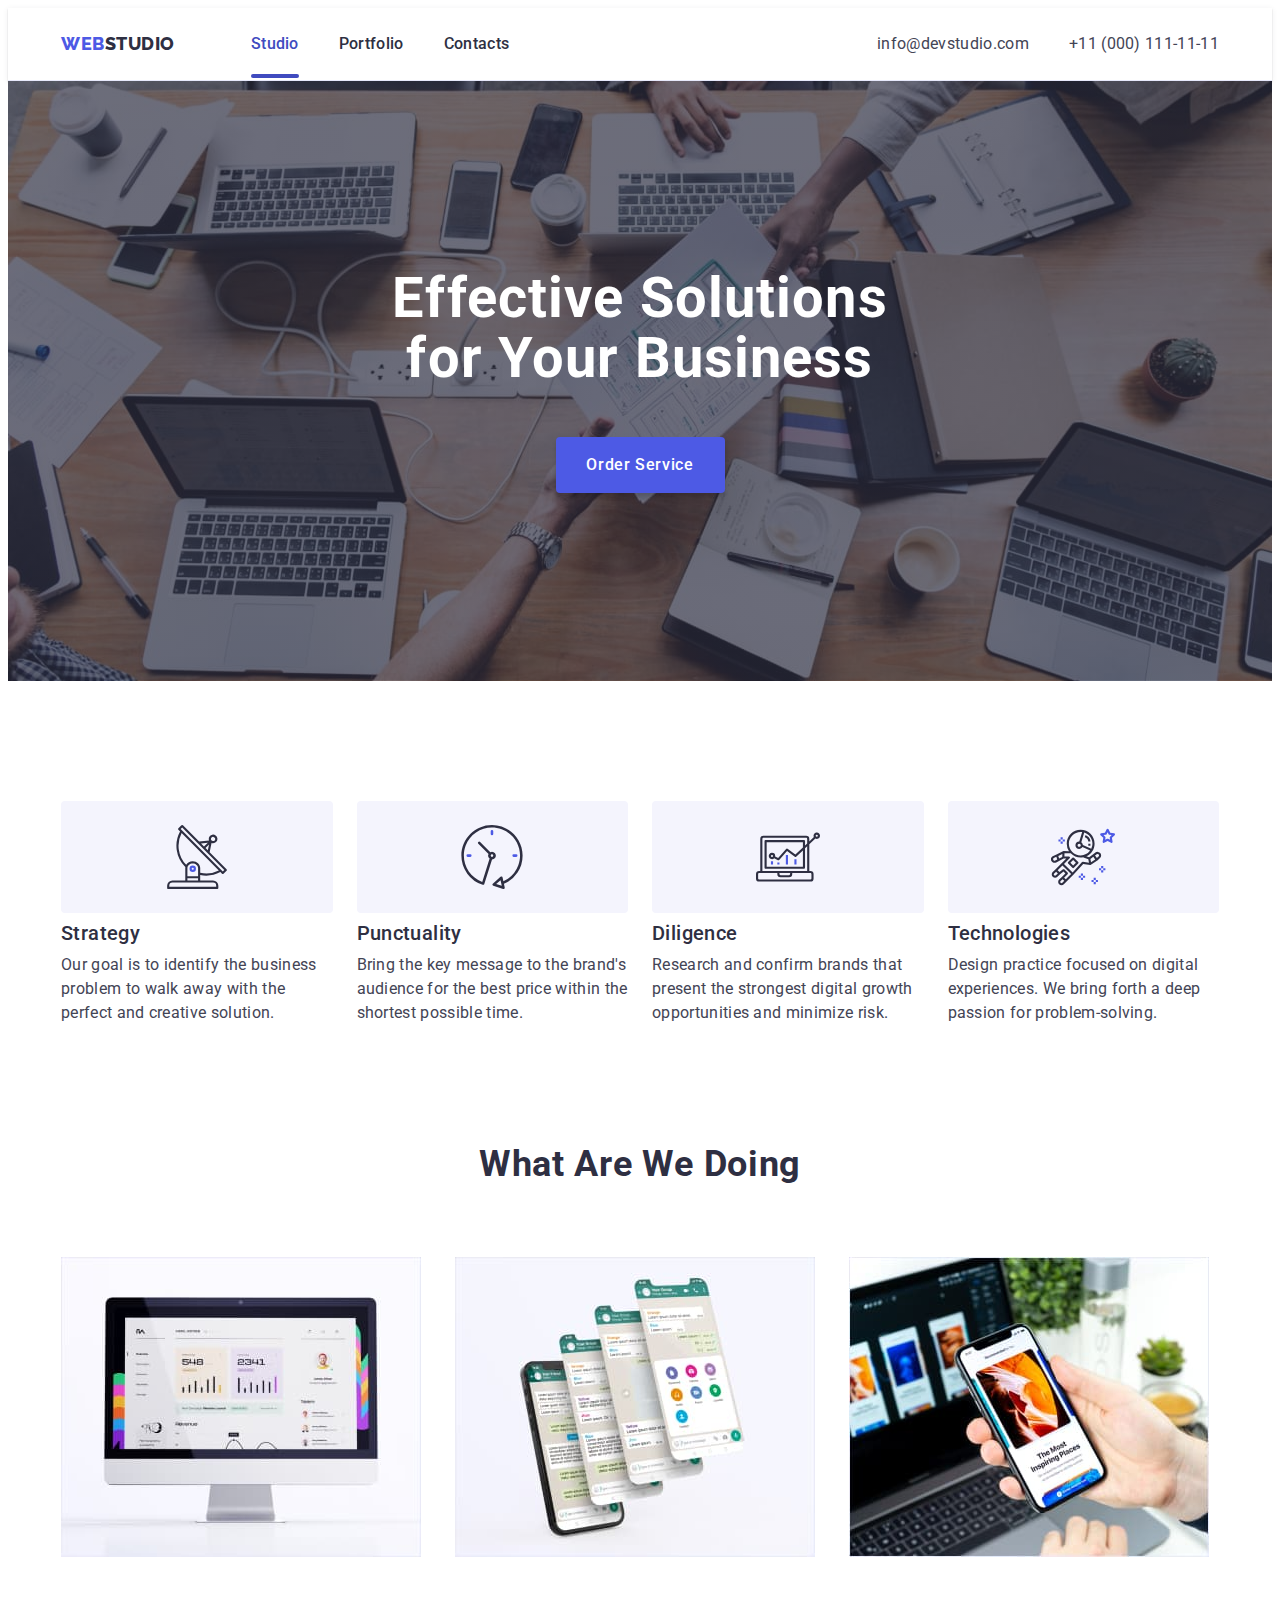
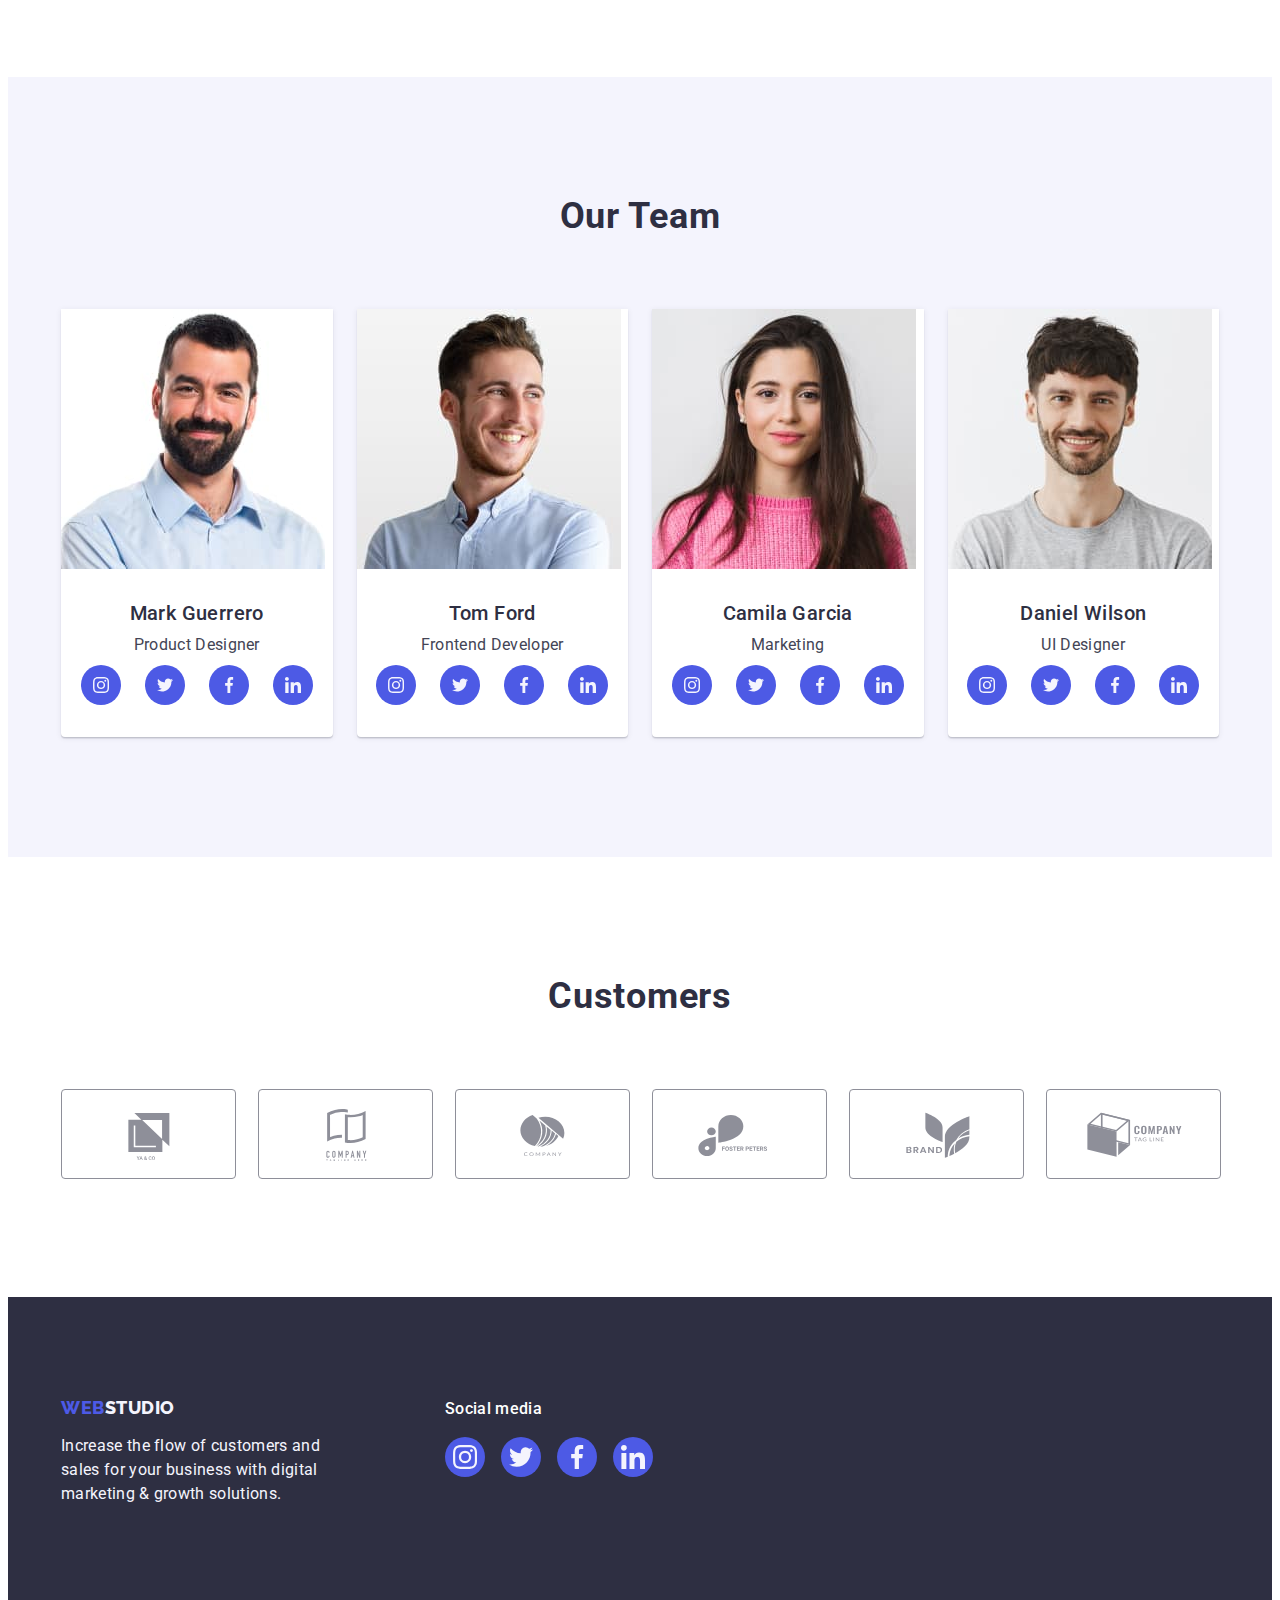
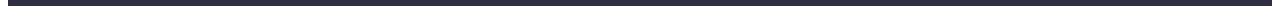
<file: index.html>
<!-- prettier-ignore -->
<!doctype html>
<html lang="en">
  <head>
    <meta charset="UTF-8" />
    <meta name="viewport" content="width=device-width, initial-scale=1.0" />
    <title>WebStudio</title>
    <link rel="preconnect" href="https://fonts.googleapis.com" />
    <link rel="preconnect" href="https://fonts.gstatic.com" crossorigin />
    <link
      href="https://fonts.googleapis.com/css2?family=Raleway:wght@800&family=Roboto:wght@400;500;700;900&display=swap"
      rel="stylesheet"
    />
    <link
      rel="stylesheet"
      href="https://cdnjs.cloudflare.com/ajax/libs/modern-normalize/2.0.0/modern-normalize.min.css"
      integrity="sha512-4xo8blKMVCiXpTaLzQSLSw3KFOVPWhm/TRtuPVc4WG6kUgjH6J03IBuG7JZPkcWMxJ5huwaBpOpnwYElP/m6wg=="
      crossorigin="anonymous"
      referrerpolicy="no-referrer"
    />
    <link rel="stylesheet" href="./css/styles.css" />
  </head>
  <body>
    <header class="page-header">
      <div class="container page-header-wrapper">
        <nav class="page-nav">
          <a class="logotype-text link" href="./index.html"
            >web<span class="logotype-text-header-suffix">Studio</span></a
          >
          <ul class="menu list">
            <li>
              <a class="menu-link link current" href="./index.html">Studio</a>
            </li>
            <li>
              <a class="menu-link link" href="./portfolio.html">Portfolio</a>
            </li>
            <li><a class="menu-link link" href="">Contacts</a></li>
          </ul>
        </nav>
        <address>
          <ul class="address-text list">
            <li>
              <a class="address-link link" href="mailto:info@devstudio.com"
                >info@devstudio.com</a
              >
            </li>
            <li>
              <a class="address-link link" href="tel:+110001111111"
                >+11 (000) 111-11-11</a
              >
            </li>
          </ul>
        </address>
      </div>
    </header>
    <main>
      <section class="hero accent-background">
        <div class="hero-wrapper container">
          <h1 class="hero-title">Effective Solutions for Your Business</h1>
          <button class="order-button" type="button" data-modal-open>
            Order Service
          </button>
        </div>
      </section>
      <section class="section-boundary">
        <div class="container">
          <h2 class="visually-hidden">Our features</h2>
          <ul class="features-list list">
            <li class="features-list-item">
              <div class="feature-icon">
                <svg width="64" height="64" aria-label="Strategy antenna icon">
                  <use href="./images/icons.svg#icon-antenna"></use>
                </svg>
              </div>
              <h3 class="feature-title">Strategy</h3>
              <p class="main-text">
                Our goal is to identify the business problem to walk away with
                the perfect and creative solution.
              </p>
            </li>
            <li class="features-list-item">
              <div class="feature-icon">
                <svg width="64" height="64" aria-label="Punctuality clock icon">
                  <use href="./images/icons.svg#icon-clock"></use>
                </svg>
              </div>
              <h3 class="feature-title">Punctuality</h3>
              <p class="main-text">
                Bring the key message to the brand's audience for the best price
                within the shortest possible time.
              </p>
            </li>
            <li class="features-list-item">
              <div class="feature-icon">
                <svg width="64" height="64" aria-label="Diligence diagram icon">
                  <use href="./images/icons.svg#icon-diagram"></use>
                </svg>
              </div>
              <h3 class="feature-title">Diligence</h3>
              <p class="main-text">
                Research and confirm brands that present the strongest digital
                growth opportunities and minimize risk.
              </p>
            </li>
            <li class="features-list-item">
              <div class="feature-icon">
                <svg
                  width="64"
                  height="64"
                  aria-label="Technologies astronaut icon"
                >
                  <use href="./images/icons.svg#icon-astronaut"></use>
                </svg>
              </div>
              <h3 class="feature-title">Technologies</h3>
              <p class="main-text">
                Design practice focused on digital experiences. We bring forth a
                deep passion for problem-solving.
              </p>
            </li>
          </ul>
        </div>
      </section>
      <section class="section-middle">
        <div class="container">
          <h2 class="section-title">What are we doing</h2>
          <ul class="projects-list list">
            <li class="projects-list-item">
              <img
                src="./images/card-1.jpg"
                alt="Web design for Desktop"
                width="360"
                height="300"
              />
            </li>
            <li class="projects-list-item">
              <img
                src="./images/card-2.jpg"
                alt="Web design for Mobile"
                width="360"
                height="300"
              />
            </li>
            <li class="projects-list-item">
              <img
                src="./images/card-3.jpg"
                alt="Mediation Applications"
                width="360"
                height="300"
              />
            </li>
          </ul>
        </div>
      </section>
      <section class="section-boundary light-background">
        <div class="container">
          <h2 class="section-title">Our Team</h2>
          <ul class="team-list list">
            <li class="team-list-item card-backgound">
              <img
                src="./images/team-1.jpg"
                alt="Mark Guerrero"
                width="264"
                height="260"
              />
              <div class="team-list-item-text">
                <h3 class="card-title">Mark Guerrero</h3>
                <p class="card-description">Product Designer</p>
                <ul class="social-list list">
                  <li class="social-list-item">
                    <a class="social-list-link" href="">
                      <svg
                        class="social-list-icon"
                        width="16"
                        height="16"
                        aria-label="Instagram icon"
                      >
                        <use href="./images/icons.svg#icon-instagram"></use>
                      </svg>
                    </a>
                  </li>
                  <li class="social-list-item">
                    <a class="social-list-link" href="">
                      <svg
                        class="social-list-icon"
                        width="16"
                        height="16"
                        aria-label="Twitter icon"
                      >
                        <use href="./images/icons.svg#icon-twitter"></use>
                      </svg>
                    </a>
                  </li>
                  <li class="social-list-item">
                    <a class="social-list-link" href="">
                      <svg
                        class="social-list-icon"
                        width="16"
                        height="16"
                        aria-label="Facebook icon"
                      >
                        <use href="./images/icons.svg#icon-facebook"></use>
                      </svg>
                    </a>
                  </li>
                  <li class="social-list-item">
                    <a class="social-list-link" href="">
                      <svg
                        class="social-list-icon"
                        width="16"
                        height="16"
                        aria-label="Linkedin icon"
                      >
                        <use href="./images/icons.svg#icon-linkedin"></use>
                      </svg>
                    </a>
                  </li>
                </ul>
              </div>
            </li>
            <li class="team-list-item card-backgound">
              <img
                src="./images/team-2.jpg"
                alt="Tom Ford"
                width="264"
                height="260"
              />
              <div class="team-list-item-text">
                <h3 class="card-title">Tom Ford</h3>
                <p class="card-description">Frontend Developer</p>
                <ul class="social-list list">
                  <li class="social-list-item">
                    <a class="social-list-link" href="">
                      <svg
                        class="social-list-icon"
                        width="16"
                        height="16"
                        aria-label="Instagram icon"
                      >
                        <use href="./images/icons.svg#icon-instagram"></use>
                      </svg>
                    </a>
                  </li>
                  <li class="social-list-item">
                    <a class="social-list-link" href="">
                      <svg
                        class="social-list-icon"
                        width="16"
                        height="16"
                        aria-label="Twitter icon"
                      >
                        <use href="./images/icons.svg#icon-twitter"></use>
                      </svg>
                    </a>
                  </li>
                  <li class="social-list-item">
                    <a class="social-list-link" href="">
                      <svg
                        class="social-list-icon"
                        width="16"
                        height="16"
                        aria-label="Facebook icon"
                      >
                        <use href="./images/icons.svg#icon-facebook"></use>
                      </svg>
                    </a>
                  </li>
                  <li class="social-list-item">
                    <a class="social-list-link" href="">
                      <svg
                        class="social-list-icon"
                        width="16"
                        height="16"
                        aria-label="Linkedin icon"
                      >
                        <use href="./images/icons.svg#icon-linkedin"></use>
                      </svg>
                    </a>
                  </li>
                </ul>
              </div>
            </li>
            <li class="team-list-item card-backgound">
              <img
                src="./images/team-3.jpg"
                alt="Camila Garcia"
                width="264"
                height="260"
              />
              <div class="team-list-item-text">
                <h3 class="card-title">Camila Garcia</h3>
                <p class="card-description">Marketing</p>
                <ul class="social-list list">
                  <li class="social-list-item">
                    <a class="social-list-link" href="">
                      <svg
                        class="social-list-icon"
                        width="16"
                        height="16"
                        aria-label="Instagram icon"
                      >
                        <use href="./images/icons.svg#icon-instagram"></use>
                      </svg>
                    </a>
                  </li>
                  <li class="social-list-item">
                    <a class="social-list-link" href="">
                      <svg
                        class="social-list-icon"
                        width="16"
                        height="16"
                        aria-label="Twitter icon"
                      >
                        <use href="./images/icons.svg#icon-twitter"></use>
                      </svg>
                    </a>
                  </li>
                  <li class="social-list-item">
                    <a class="social-list-link" href="">
                      <svg
                        class="social-list-icon"
                        width="16"
                        height="16"
                        aria-label="Facebook icon"
                      >
                        <use href="./images/icons.svg#icon-facebook"></use>
                      </svg>
                    </a>
                  </li>
                  <li class="social-list-item">
                    <a class="social-list-link" href="">
                      <svg
                        class="social-list-icon"
                        width="16"
                        height="16"
                        aria-label="Linkedin icon"
                      >
                        <use href="./images/icons.svg#icon-linkedin"></use>
                      </svg>
                    </a>
                  </li>
                </ul>
              </div>
            </li>
            <li class="team-list-item card-backgound">
              <img
                src="./images/team-4.jpg"
                alt="Daniel Wilson"
                width="264"
                height="260"
              />
              <div class="team-list-item-text">
                <h3 class="card-title">Daniel Wilson</h3>
                <p class="card-description">UI Designer</p>
                <ul class="social-list list">
                  <li class="social-list-item">
                    <a class="social-list-link" href="">
                      <svg
                        class="social-list-icon"
                        width="16"
                        height="16"
                        aria-label="Instagram icon"
                      >
                        <use href="./images/icons.svg#icon-instagram"></use>
                      </svg>
                    </a>
                  </li>
                  <li class="social-list-item">
                    <a class="social-list-link" href="">
                      <svg
                        class="social-list-icon"
                        width="16"
                        height="16"
                        aria-label="Twitter icon"
                      >
                        <use href="./images/icons.svg#icon-twitter"></use>
                      </svg>
                    </a>
                  </li>
                  <li class="social-list-item">
                    <a class="social-list-link" href="">
                      <svg
                        class="social-list-icon"
                        width="16"
                        height="16"
                        aria-label="Facebook icon"
                      >
                        <use href="./images/icons.svg#icon-facebook"></use>
                      </svg>
                    </a>
                  </li>
                  <li class="social-list-item">
                    <a class="social-list-link" href="">
                      <svg
                        class="social-list-icon"
                        width="16"
                        height="16"
                        aria-label="Linkedin icon"
                      >
                        <use href="./images/icons.svg#icon-linkedin"></use>
                      </svg>
                    </a>
                  </li>
                </ul>
              </div>
            </li>
          </ul>
        </div>
      </section>
      <section class="section-boundary">
        <div class="container">
          <h2 class="section-title">Customers</h2>
          <ul class="custoners-list list">
            <li class="custoners-list-item">
              <a class="custoners-list-link" href=""
                ><svg
                  class="custoners-list-icon"
                  width="104"
                  height="56"
                  aria-label="YA & CO icon"
                >
                  <use href="./images/icons.svg#icon-Logo-1"></use></svg
              ></a>
            </li>
            <li class="custoners-list-item">
              <a class="custoners-list-link" href=""
                ><svg
                  class="custoners-list-icon"
                  width="104"
                  height="56"
                  aria-label="Company icon"
                >
                  <use href="./images/icons.svg#icon-Logo-2"></use></svg
              ></a>
            </li>
            <li class="custoners-list-item">
              <a class="custoners-list-link" href=""
                ><svg
                  class="custoners-list-icon"
                  width="104"
                  height="56"
                  aria-label="Company icon"
                >
                  <use href="./images/icons.svg#icon-Logo-3"></use></svg
              ></a>
            </li>
            <li class="custoners-list-item">
              <a class="custoners-list-link" href=""
                ><svg
                  class="custoners-list-icon"
                  width="104"
                  height="56"
                  aria-label="Foster Peters icon"
                >
                  <use href="./images/icons.svg#icon-Logo-4"></use></svg
              ></a>
            </li>
            <li class="custoners-list-item">
              <a class="custoners-list-link" href=""
                ><svg
                  class="custoners-list-icon"
                  width="104"
                  height="56"
                  aria-label="Brand icon"
                >
                  <use href="./images/icons.svg#icon-Logo-5"></use></svg
              ></a>
            </li>
            <li class="custoners-list-item">
              <a class="custoners-list-link" href=""
                ><svg
                  class="custoners-list-icon"
                  width="104"
                  height="56"
                  aria-label="Company icon"
                >
                  <use href="./images/icons.svg#icon-Logo-6"></use></svg
              ></a>
            </li>
          </ul>
        </div>
      </section>
    </main>
    <footer class="footer-wrapper accent-background">
      <div class="container footer-container">
        <div class="footer-logo-item">
          <a class="logotype-footer-text link" href="./index.html"
            >web<span class="logotype-text-footer-suffix">Studio</span></a
          >
          <p class="footer-text">
            Increase the flow of customers and sales for your business with
            digital marketing & growth solutions.
          </p>
        </div>
        <div>
          <p class="footer-social-text">Social media</p>
          <ul class="social-list footer-social-list list">
            <li class="social-list-item">
              <a class="footer-social-link" href="">
                <svg
                  class="social-list-icon"
                  width="24"
                  height="24"
                  aria-label="Instagram icon"
                >
                  <use href="./images/icons.svg#icon-instagram"></use>
                </svg>
              </a>
            </li>
            <li class="social-list-item">
              <a class="footer-social-link" href="">
                <svg
                  class="social-list-icon"
                  width="24"
                  height="24"
                  aria-label="Twitter icon"
                >
                  <use href="./images/icons.svg#icon-twitter"></use>
                </svg>
              </a>
            </li>
            <li class="social-list-item">
              <a class="footer-social-link" href="">
                <svg
                  class="social-list-icon"
                  width="24"
                  height="24"
                  aria-label="Facebook icon"
                >
                  <use href="./images/icons.svg#icon-facebook"></use>
                </svg>
              </a>
            </li>
            <li class="social-list-item">
              <a class="footer-social-link" href="">
                <svg
                  class="social-list-icon"
                  width="24"
                  height="24"
                  aria-label="Linkedin icon"
                >
                  <use href="./images/icons.svg#icon-linkedin"></use>
                </svg>
              </a>
            </li>
          </ul>
        </div>
      </div>
    </footer>

    <div class="order-modal-container is-hidden" data-modal>
      <div class="order-modal">
        <button type="button" class="close-button" data-modal-close>
          <svg
            class="close-button-icon"
            width="8"
            height="8"
            aria-label="Order window close button"
          >
            <use href="./images/icons.svg#icon-close"></use>
          </svg>
        </button>
      </div>
    </div>
    <script src="./js/modal.js"></script>
  </body>
</html>
</file>
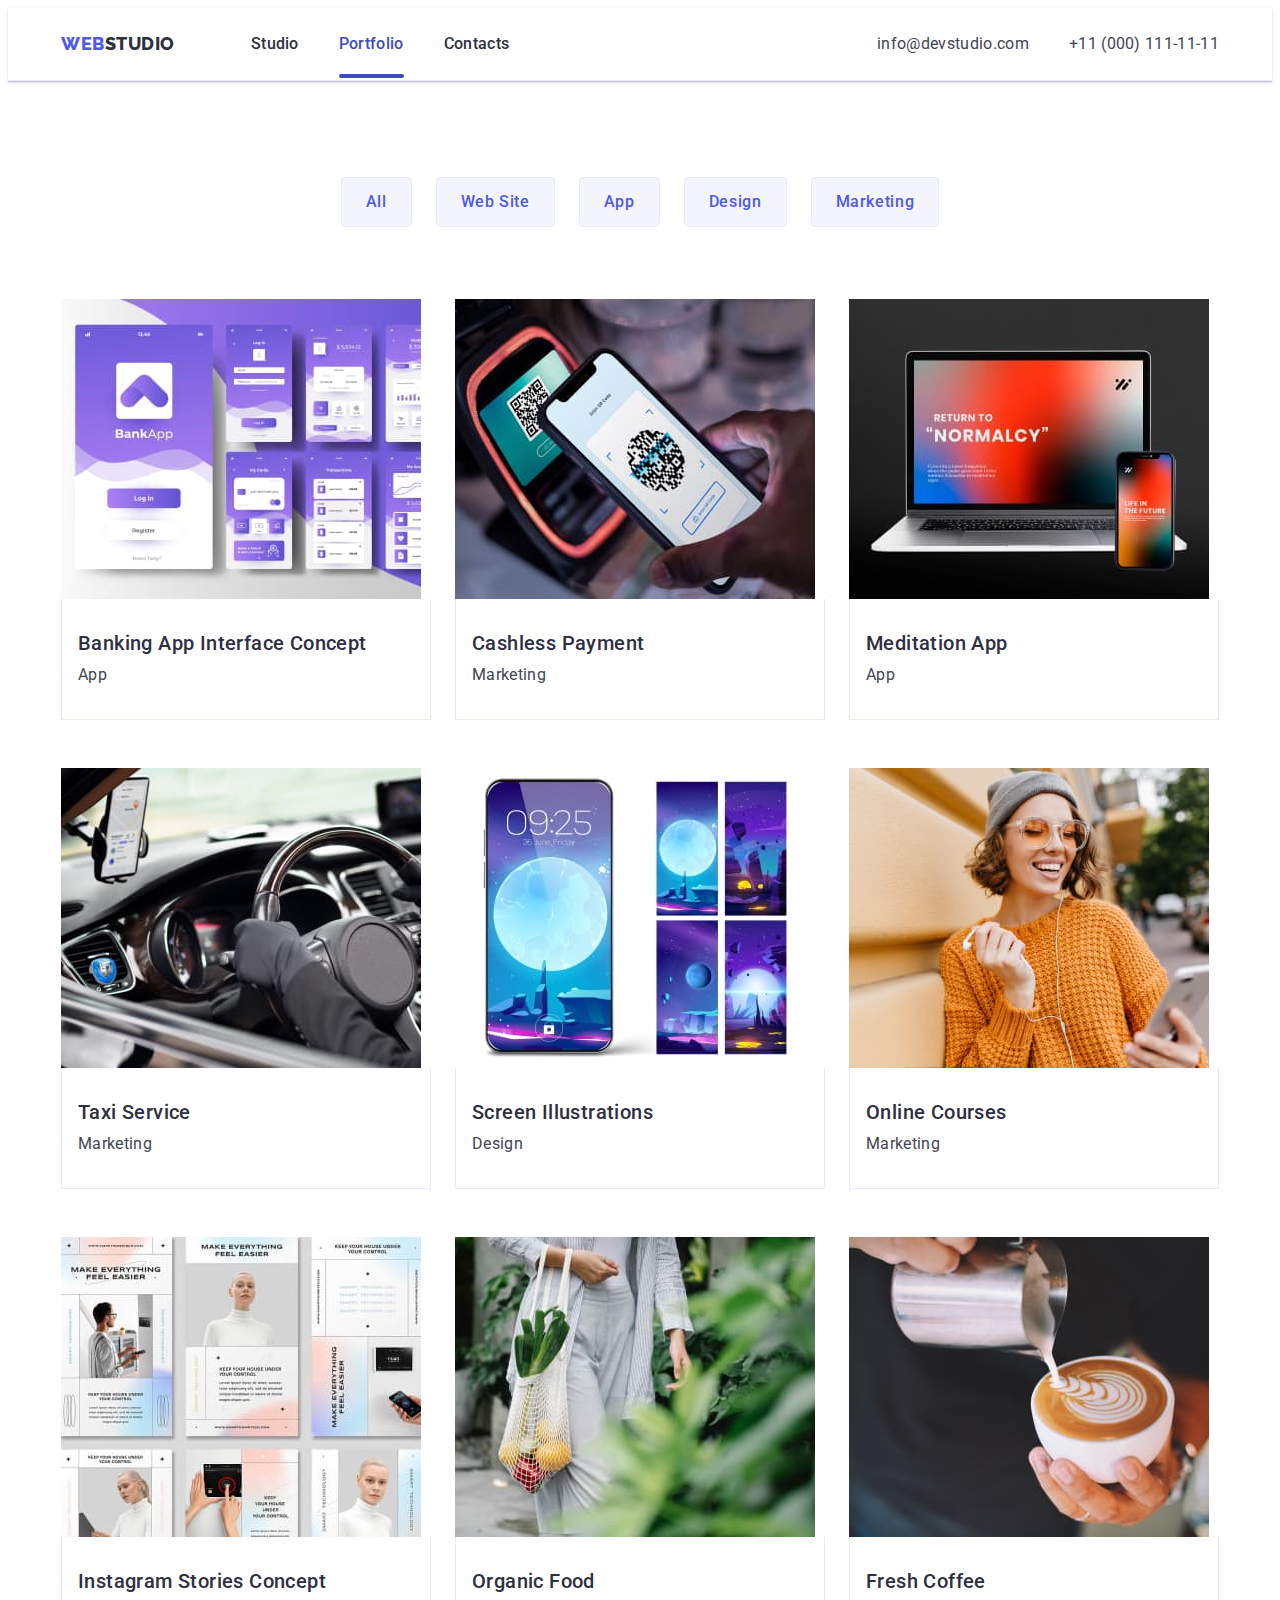
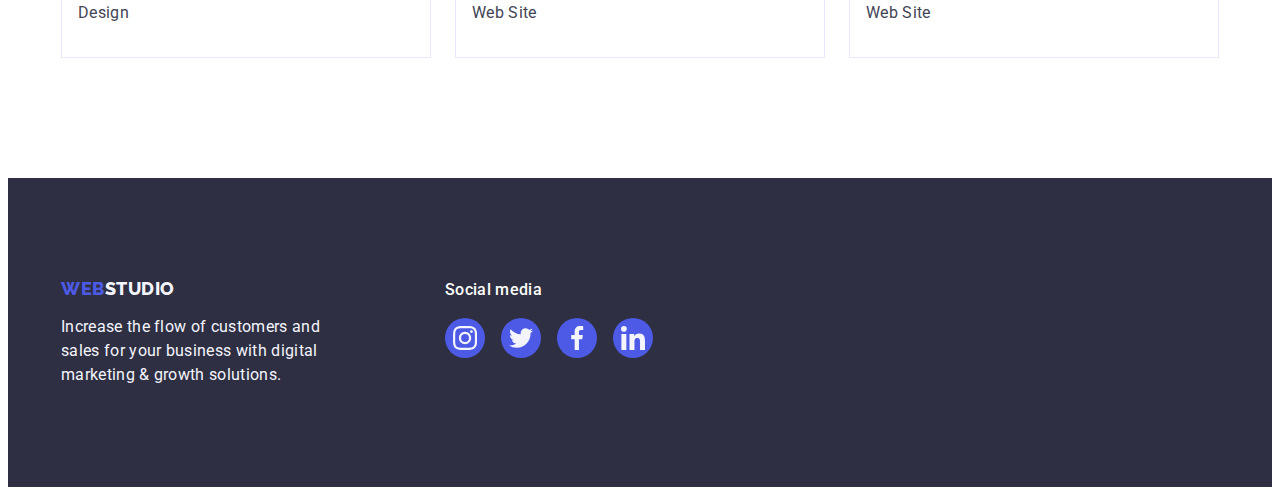
<file: portfolio.html>
<!-- prettier-ignore -->
<!doctype html>
<html lang="en">
  <head>
    <meta charset="UTF-8" />
    <meta name="viewport" content="width=device-width, initial-scale=1.0" />
    <title>WebStudio</title>
    <link rel="preconnect" href="https://fonts.googleapis.com" />
    <link rel="preconnect" href="https://fonts.gstatic.com" crossorigin />
    <link
      href="https://fonts.googleapis.com/css2?family=Raleway:wght@800&family=Roboto:wght@400;500;700;900&display=swap"
      rel="stylesheet"
    />
    <link
      rel="stylesheet"
      href="https://cdnjs.cloudflare.com/ajax/libs/modern-normalize/2.0.0/modern-normalize.min.css"
      integrity="sha512-4xo8blKMVCiXpTaLzQSLSw3KFOVPWhm/TRtuPVc4WG6kUgjH6J03IBuG7JZPkcWMxJ5huwaBpOpnwYElP/m6wg=="
      crossorigin="anonymous"
      referrerpolicy="no-referrer"
    />
    <link rel="stylesheet" href="./css/styles.css" />
  </head>
  <body>
    <header class="page-header">
      <div class="container page-header-wrapper">
        <nav class="page-nav">
          <a class="logotype-text link" href="./index.html"
            >web<span class="logotype-text-header-suffix">Studio</span></a
          >
          <ul class="menu list">
            <li><a class="menu-link link" href="./index.html">Studio</a></li>
            <li>
              <a class="menu-link link current" href="./portfolio.html"
                >Portfolio</a
              >
            </li>
            <li><a class="menu-link link" href="">Contacts</a></li>
          </ul>
        </nav>
        <address>
          <ul class="address-text list">
            <li>
              <a class="address-link link" href="mailto:info@devstudio.com"
                >info@devstudio.com</a
              >
            </li>
            <li>
              <a class="address-link link" href="tel:+110001111111"
                >+11 (000) 111-11-11</a
              >
            </li>
          </ul>
        </address>
      </div>
    </header>
    <main>
      <section class="portfolio">
        <div class="container">
          <h1 class="visually-hidden">Our portfolio</h1>
          <ul class="portfolio-filter-list list">
            <li><button class="filter-button" type="button">All</button></li>
            <li>
              <button class="filter-button" type="button">Web Site</button>
            </li>
            <li><button class="filter-button" type="button">App</button></li>
            <li><button class="filter-button" type="button">Design</button></li>
            <li>
              <button class="filter-button" type="button">Marketing</button>
            </li>
          </ul>
          <ul class="portfolio-filter-results-list list">
            <li class="portfolio-list-item">
              <a class="portfolio-list-link link" href="">
                <div class="portfolio-img-wrapper">
                  <img
                    src="./images/portfolio/img-portf-1.jpg"
                    alt="Banking App Interface Concept"
                    width="360"
                    height="300"
                  />
                  <p class="portfolio-img-overlay">
                    14 Stylish and User-Friendly App Design Concepts · Task
                    Manager App · Calorie Tracker App · Exotic Fruit Ecommerce
                    App · Cloud Storage App
                  </p>
                </div>

                <div class="portfolio-list-item-text">
                  <h2 class="card-title">Banking App Interface Concept</h2>
                  <p class="card-description">App</p>
                </div></a
              >
            </li>
            <li class="portfolio-list-item">
              <a class="portfolio-list-link link" href=""
                ><div class="portfolio-img-wrapper">
                  <img
                    src="./images/portfolio/img-portf-2.jpg"
                    alt="Cashless Payment"
                    width="360"
                    height="300"
                  />
                  <p class="portfolio-img-overlay">
                    14 Stylish and User-Friendly App Design Concepts · Task
                    Manager App · Calorie Tracker App · Exotic Fruit Ecommerce
                    App · Cloud Storage App
                  </p>
                </div>
                <div class="portfolio-list-item-text">
                  <h2 class="card-title">Cashless Payment</h2>
                  <p class="card-description">Marketing</p>
                </div></a
              >
            </li>
            <li class="portfolio-list-item">
              <a class="portfolio-list-link link" href=""
                ><div class="portfolio-img-wrapper">
                  <img
                    src="./images/portfolio/img-portf-3.jpg"
                    alt="Meditation Application"
                    width="360"
                    height="300"
                  />
                  <p class="portfolio-img-overlay">
                    14 Stylish and User-Friendly App Design Concepts · Task
                    Manager App · Calorie Tracker App · Exotic Fruit Ecommerce
                    App · Cloud Storage App
                  </p>
                </div>
                <div class="portfolio-list-item-text">
                  <h2 class="card-title">Meditation App</h2>
                  <p class="card-description">App</p>
                </div></a
              >
            </li>
            <li class="portfolio-list-item">
              <a class="portfolio-list-link link" href=""
                ><div class="portfolio-img-wrapper">
                  <img
                    src="./images/portfolio/img-portf-4.jpg"
                    alt="Taxi Service"
                    width="360"
                    height="300"
                  />
                  <p class="portfolio-img-overlay">
                    14 Stylish and User-Friendly App Design Concepts · Task
                    Manager App · Calorie Tracker App · Exotic Fruit Ecommerce
                    App · Cloud Storage App
                  </p>
                </div>
                <div class="portfolio-list-item-text">
                  <h2 class="card-title">Taxi Service</h2>
                  <p class="card-description">Marketing</p>
                </div></a
              >
            </li>
            <li class="portfolio-list-item">
              <a class="portfolio-list-link link" href=""
                ><div class="portfolio-img-wrapper">
                  <img
                    src="./images/portfolio/img-portf-5.jpg"
                    alt="Screen Illustrations"
                    width="360"
                    height="300"
                  />
                  <p class="portfolio-img-overlay">
                    14 Stylish and User-Friendly App Design Concepts · Task
                    Manager App · Calorie Tracker App · Exotic Fruit Ecommerce
                    App · Cloud Storage App
                  </p>
                </div>
                <div class="portfolio-list-item-text">
                  <h2 class="card-title">Screen Illustrations</h2>
                  <p class="card-description">Design</p>
                </div></a
              >
            </li>
            <li class="portfolio-list-item">
              <a class="portfolio-list-link link" href=""
                ><div class="portfolio-img-wrapper">
                  <img
                    src="./images/portfolio/img-portf-6.jpg"
                    alt="Online Courses"
                    width="360"
                    height="300"
                  />
                  <p class="portfolio-img-overlay">
                    14 Stylish and User-Friendly App Design Concepts · Task
                    Manager App · Calorie Tracker App · Exotic Fruit Ecommerce
                    App · Cloud Storage App
                  </p>
                </div>
                <div class="portfolio-list-item-text">
                  <h2 class="card-title">Online Courses</h2>
                  <p class="card-description">Marketing</p>
                </div></a
              >
            </li>
            <li class="portfolio-list-item">
              <a class="portfolio-list-link link" href=""
                ><div class="portfolio-img-wrapper">
                  <img
                    src="./images/portfolio/img-portf-7.jpg"
                    alt="Instagram Stories Concept"
                    width="360"
                    height="300"
                  />
                  <p class="portfolio-img-overlay">
                    14 Stylish and User-Friendly App Design Concepts · Task
                    Manager App · Calorie Tracker App · Exotic Fruit Ecommerce
                    App · Cloud Storage App
                  </p>
                </div>
                <div class="portfolio-list-item-text">
                  <h2 class="card-title">Instagram Stories Concept</h2>
                  <p class="card-description">Design</p>
                </div></a
              >
            </li>
            <li class="portfolio-list-item">
              <a class="portfolio-list-link link" href=""
                ><div class="portfolio-img-wrapper">
                  <img
                    src="./images/portfolio/img-portf-8.jpg"
                    alt="Organic Food"
                    width="360"
                    height="300"
                  />
                  <p class="portfolio-img-overlay">
                    14 Stylish and User-Friendly App Design Concepts · Task
                    Manager App · Calorie Tracker App · Exotic Fruit Ecommerce
                    App · Cloud Storage App
                  </p>
                </div>
                <div class="portfolio-list-item-text">
                  <h2 class="card-title">Organic Food</h2>
                  <p class="card-description">Web Site</p>
                </div></a
              >
            </li>
            <li class="portfolio-list-item">
              <a class="portfolio-list-link link" href=""
                ><div class="portfolio-img-wrapper">
                  <img
                    src="./images/portfolio/img-portf-9.jpg"
                    alt="Fresh Coffee"
                    width="360"
                    height="300"
                  />
                  <p class="portfolio-img-overlay">
                    14 Stylish and User-Friendly App Design Concepts · Task
                    Manager App · Calorie Tracker App · Exotic Fruit Ecommerce
                    App · Cloud Storage App
                  </p>
                </div>
                <div class="portfolio-list-item-text">
                  <h2 class="card-title">Fresh Coffee</h2>
                  <p class="card-description">Web Site</p>
                </div></a
              >
            </li>
          </ul>
        </div>
      </section>
    </main>
    <footer class="footer-wrapper accent-background">
      <div class="container footer-container">
        <div class="footer-logo-item">
          <a class="logotype-footer-text link" href="./index.html"
            >web<span class="logotype-text-footer-suffix">Studio</span></a
          >
          <p class="footer-text">
            Increase the flow of customers and sales for your business with
            digital marketing & growth solutions.
          </p>
        </div>
        <div>
          <p class="footer-social-text">Social media</p>
          <ul class="social-list footer-social-list list">
            <li class="social-list-item">
              <a class="footer-social-link" href="">
                <svg
                  class="social-list-icon"
                  width="24"
                  height="24"
                  aria-label="Instagram icon"
                >
                  <use href="./images/icons.svg#icon-instagram"></use>
                </svg>
              </a>
            </li>
            <li class="social-list-item">
              <a class="footer-social-link" href="">
                <svg
                  class="social-list-icon"
                  width="24"
                  height="24"
                  aria-label="Twitter icon"
                >
                  <use href="./images/icons.svg#icon-twitter"></use>
                </svg>
              </a>
            </li>
            <li class="social-list-item">
              <a class="footer-social-link" href="">
                <svg
                  class="social-list-icon"
                  width="24"
                  height="24"
                  aria-label="Facebook icon"
                >
                  <use href="./images/icons.svg#icon-facebook"></use>
                </svg>
              </a>
            </li>
            <li class="social-list-item">
              <a class="footer-social-link" href="">
                <svg
                  class="social-list-icon"
                  width="24"
                  height="24"
                  aria-label="Linkedin icon"
                >
                  <use href="./images/icons.svg#icon-linkedin"></use>
                </svg>
              </a>
            </li>
          </ul>
        </div>
      </div>
    </footer>
  </body>
</html>
</file>
<file: css/styles.css>
:root {
  --iris: #4d5ae5;
  --navyblue: #2e2f42;
  --cloud: #f4f4fd;
  --slate: #434455;
  --ocean: #404bbf;
  --white: #ffffff;
  --cornflower: #e7e9fc;
  --light-slate: #8e8f99;
  --dairy: #fcfcfc;
  --green: #31d0aa;
  --hover-duration-func: 250ms cubic-bezier(0.4, 0, 0.2, 1);
}

body {
  font-family: "Roboto", sans-serif;
  background-color: var(--white);
  color: var(--slate);
}

button {
  cursor: pointer;
}

img {
  display: block;
}

h1,
h2,
h3,
h4,
h5,
h6,
p {
  margin-top: 0;
  margin-bottom: 0;
}

ul,
ol {
  padding-left: 0;
  margin-top: 0;
  margin-bottom: 0;
}

.visually-hidden {
  position: absolute;
  width: 1px;
  height: 1px;
  margin: -1px;
  border: 0;
  padding: 0;
  white-space: nowrap;
  clip-path: inset(100%);
  clip: rect(0 0 0 0);
  overflow: hidden;
}

.container {
  width: 1158px;
  margin: 0 auto;
  padding-left: 15px;
  padding-right: 15px;
}

.list {
  list-style-type: none;
}

.link {
  text-decoration: none;
}

.page-header {
  border-bottom: 1px solid var(--cornflower);
  box-shadow: 0px 2px 1px rgba(46, 47, 66, 0.08),
    0px 1px 1px rgba(46, 47, 66, 0.16), 0px 1px 6px rgba(46, 47, 66, 0.08);
}

.page-header-wrapper {
  display: flex;
  justify-content: space-between;
}

.page-nav {
  display: flex;
  max-width: 885px;
  justify-content: space-between;
  align-items: center;
  padding-top: 24px;
  padding-bottom: 24px;
}

.logotype-text {
  display: flex;
  align-items: center;
  margin-right: 76px;
  font-family: "Raleway", sans-serif;
  font-size: 18px;
  font-weight: 800;
  line-height: 1.17;
  letter-spacing: 0.03em;
  text-transform: uppercase;
  color: var(--iris);
}

.logotype-text-header-suffix {
  color: var(--navyblue);
}

.logotype-text-footer-suffix {
  color: var(--cloud);
}

.menu {
  display: flex;
  gap: 40px;
}

.menu-link {
  padding: 24px 0;
  font-size: 16px;
  font-weight: 500;
  line-height: 1.5;
  letter-spacing: 0.02em;
  color: var(--navyblue);
  transition: color var(--hover-duration-func);
}

.menu-link:hover,
.menu-link:focus {
  color: var(--ocean);
}

.current {
  position: relative;
  color: var(--ocean);
}

.current::after {
  content: "";
  position: absolute;
  display: block;
  left: 0;
  bottom: -1px;
  width: 100%;
  height: 4px;
  background-color: var(--ocean);
  border-radius: 2px;
}

.address-list {
  align-items: center;

  gap: 40px;
}

.address-text {
  display: flex;
  align-items: center;
  padding-top: 24px;
  padding-bottom: 24px;
  gap: 40px;
  font-style: normal;
}

.address-link {
  line-height: 1.5;
  letter-spacing: 0.02em;
  color: var(--slate);
  transition: color var(--hover-duration-func);
}

.address-link:hover,
.address-link:focus {
  color: var(--ocean);
}

.hero {
  padding: 188px 0;
  background-image: linear-gradient(
      rgba(46, 47, 66, 0.7),
      rgba(46, 47, 66, 0.7)
    ),
    url("../images/hero-bg.jpg");
  max-width: 1440px;
  /* max-width: 100%; */
  background-repeat: no-repeat;
  background-position: center;
  background-size: cover;
}

.hero-wrapper {
  display: flex;
  flex-direction: column;
  row-gap: 48px;
  align-items: center;
}

.accent-background {
  background-color: var(--navyblue);
}

.light-background {
  background-color: var(--cloud);
}

.card-backgound {
  background-color: var(--white);
  border-radius: 0px 0px 4px 4px;
  box-shadow: 0px 2px 1px 0px rgba(46, 47, 66, 0.08),
    0px 1px 1px 0px rgba(46, 47, 66, 0.16),
    0px 1px 6px 0px rgba(46, 47, 66, 0.08);
}

.hero-title {
  margin-top: 0;
  max-width: 496px;
  font-size: 56px;
  line-height: 1.07;
  letter-spacing: 0.02em;
  text-align: center;
  color: var(--white);
}

.order-button {
  display: block;
  min-width: 169px;
  height: 56px;
  border: none;
  border-radius: 4px;
  box-shadow: 0px 4px 4px 0px rgba(0, 0, 0, 0.15);
  font-family: "Roboto", sans-serif;
  font-weight: 500;
  font-size: 16px;
  line-height: 1.5;
  letter-spacing: 0.04em;
  background-color: var(--iris);
  color: var(--white);
  cursor: pointer;
  transition: background-color var(--hover-duration-func);
}

.order-button:hover,
.order-button:focus {
  background-color: var(--ocean);
}

.filter-button {
  padding: 12px 24px;
  border-radius: 4px;
  border: 1px solid var(--cornflower);
  font-family: "Roboto", sans-serif;
  font-weight: 500;
  font-size: 16px;
  line-height: 1.5;
  letter-spacing: 0.04em;
  background-color: var(--cloud);
  color: var(--iris);
  transition: color var(--hover-duration-func),
    background-color var(--hover-duration-func),
    border-color var(--hover-duration-func),
    box-shadow var(--hover-duration-func);
}

.filter-button:hover,
.filter-button:focus {
  border: 1px solid transparent;
  background-color: var(--ocean);
  color: var(--white);
  box-shadow: 0px 3px 1px rgba(0, 0, 0, 0.1), 0px 2px 1px rgba(0, 0, 0, 0.08),
    0px 2px 2px rgba(0, 0, 0, 0.12);
}

.features-list {
  display: flex;
  justify-content: space-between;
  padding-inline-start: 0;
  gap: 24px;
  margin-block-start: 0;
  margin-block-end: 0;
}

.features-list-item {
  width: calc((100% - 72px) / 4);
}

.feature-icon {
  display: flex;
  justify-content: center;
  align-items: center;
  height: 112px;
  border-radius: 4px;
  background-color: var(--cloud);
  margin-bottom: 8px;
}

.feature-title {
  margin-bottom: 8px;
  margin-block-start: 0;
  font-size: 20px;
  font-weight: 500;
  line-height: 1.2;
  letter-spacing: 0.02em;
  color: var(--navyblue);
}

.card-title {
  margin-bottom: 8px;
  margin-block-start: 0;
  text-align: center;
  font-size: 20px;
  font-weight: 500;
  line-height: 1.2;
  letter-spacing: 0.02em;
  color: var(--navyblue);
}

.card-description {
  text-align: center;
  margin-block-start: 0;
  margin-block-end: 8px;
  font-size: 16px;
  line-height: 1.5;
  letter-spacing: 0.02em;
  color: var(--slate);
}

.main-text {
  margin-block-start: 0;
  margin-block-end: 0;
  line-height: 1.5;
  letter-spacing: 0.02em;
}

.section-boundary {
  padding: 120px 0;
}

.section-middle {
  padding-bottom: 120px;
}

.portfolio {
  padding-top: 96px;
  padding-bottom: 120px;
}

.section-title {
  margin-bottom: 72px;
  margin-block-start: 0;
  font-size: 36px;
  line-height: 1.11;
  letter-spacing: 0.02em;
  text-transform: capitalize;
  text-align: center;
  color: var(--navyblue);
}

.projects-list {
  display: flex;
  justify-content: space-between;
  padding-inline-start: 0;
  margin-block-start: 0;
  margin-block-end: 0;
  gap: 24px;
}

.projects-list-item {
  width: calc((100% - 48px) / 3);
}

.team-list {
  display: flex;
  justify-content: space-between;
  padding-inline-start: 0;
  margin-block-start: 0;
  margin-block-end: 0;
  gap: 24px;
}

.team-list-item {
  width: calc((100% - 72px) / 4);
}

.team-list-item-text {
  padding: 32px 0;
}

.social-list {
  display: flex;
  justify-content: center;
  padding-inline-start: 0;
  margin-block-start: 0;
  margin-block-end: 0;
  gap: 24px;
}

.social-list-item {
  width: 40px;
  height: 40px;
}

.social-list-link {
  width: 100%;
  height: 100%;
  background-color: var(--iris);
  border-radius: 50%;
  display: flex;
  align-items: center;
  justify-content: center;
  transition: background-color var(--hover-duration-func);
}

.social-list-link:hover,
.social-list-link:focus {
  background-color: var(--ocean);
}

.social-list-icon {
  fill: var(--cloud);
}

.custoners-list {
  display: flex;
  padding-inline-start: 0;
  margin-block-start: 0;
  margin-block-end: 0;
  gap: 24px;
}

.custoners-list-item {
  width: calc((100% - 120px) / 6);
  height: 88px;
}

.custoners-list-link {
  width: 100%;
  height: 100%;
  border: 1px solid var(--light-slate);
  border-radius: 4px;
  display: flex;
  align-items: center;
  justify-content: center;
  color: var(--light-slate);
  transition: border-color var(--hover-duration-func),
    color var(--hover-duration-func);
}

.custoners-list-link:hover,
.custoners-list-link:focus {
  color: var(--ocean);
  border-color: var(--ocean);
}

.custoners-list-icon {
  fill: currentColor;
}

.portfolio-filter-list {
  display: flex;
  justify-content: center;
  padding-inline-start: 0;
  margin-block-start: 0;
  margin-bottom: 72px;
  gap: 24px;
}

.portfolio-filter-results-list {
  display: flex;
  flex-wrap: wrap;
  column-gap: 24px;
  row-gap: 48px;
  padding-inline-start: 0;
  margin-block-start: 0;
  margin-block-end: 0;
}

.portfolio-list-item {
  width: calc((100% - 48px) / 3);
}

.portfolio-list-link {
  display: block;
  transition: box-shadow var(--hover-duration-func);
}

.portfolio-list-link:hover,
.portfolio-list-link:focus {
  box-shadow: 0px 1px 6px rgba(46, 47, 66, 0.08),
    0px 1px 1px rgba(46, 47, 66, 0.16), 0px 2px 1px rgba(46, 47, 66, 0.08);
}

.portfolio-img-wrapper {
  position: relative;
  overflow: hidden;
}

.portfolio-img-overlay {
  position: absolute;
  top: 0;
  font-size: 16px;
  line-height: 1.5;
  letter-spacing: 0.02em;
  color: var(--cloud);
  padding: 40px 32px;
  background-color: var(--iris);
  width: 100%;
  height: 100%;
  transform: translateY(100%);
  transition: transform var(--hover-duration-func);
}

.portfolio-list-link:hover .portfolio-img-overlay,
.portfolio-list-link:focus .portfolio-img-overlay {
  transform: translateY(0%);
}

.portfolio-list-item-text {
  padding: 32px 16px;
  border: 1px solid var(--cornflower);
  border-top: none;
}

.portfolio-list-item-text .card-title {
  text-align: left;
}

.portfolio-list-item-text .card-description {
  text-align: left;
  margin-block-end: 0;
}

.footer-wrapper {
  padding: 100px 0;
}

.footer-container {
  display: flex;
  align-items: baseline;
}

.footer-logo-item {
  margin-right: 120px;
}

.logotype-footer-text {
  display: inline-block;
  align-items: center;
  margin-bottom: 16px;
  font-family: "Raleway", sans-serif;
  font-size: 18px;
  font-weight: 800;
  line-height: 1.17;
  letter-spacing: 0.03em;
  text-transform: uppercase;
  color: var(--iris);
}

.footer-text {
  max-width: 264px;
  line-height: 1.5;
  letter-spacing: 0.02em;
  color: var(--cloud);
}

.footer-social-text {
  font-weight: 500;
  font-size: 16px;
  line-height: 1.5;
  letter-spacing: 0.02em;
  color: var(--white);
  margin-bottom: 16px;
}

.footer-social-list {
  gap: 16px;
}

.footer-social-link {
  width: 100%;
  height: 100%;
  background-color: var(--iris);
  border-radius: 50%;
  display: flex;
  align-items: center;
  justify-content: center;
  transition: background-color var(--hover-duration-func);
}

.footer-social-link:hover,
.footer-social-link:focus {
  background-color: var(--green);
}

.order-modal-container {
  position: fixed;
  top: 0;
  left: 0;
  z-index: 9999;
  width: 100%;
  height: 100%;
  background-color: rgba(46, 47, 66, 0.4);
  transition: opacity var(--hover-duration-func),
    visibility var(--hover-duration-func);
}

.is-hidden {
  opacity: 0;
  visibility: hidden;
  pointer-events: none;
}

.order-modal {
  position: absolute;
  top: 50%;
  left: 50%;
  width: 408px;
  min-height: 584px;
  background: var(--dairy);
  box-shadow: 0px 1px 1px rgba(0, 0, 0, 0.14), 0px 1px 3px rgba(0, 0, 0, 0.12),
    0px 2px 1px rgba(0, 0, 0, 0.2);
  border-radius: 4px;
  transform: translate(-50%, -50%) scale(1);
  transition: transform var(--hover-duration-func);
}

.close-button {
  position: absolute;
  top: 24px;
  right: 24px;
  width: 24px;
  height: 24px;
  border-radius: 50%;
  display: flex;
  align-items: center;
  justify-content: center;
  background-color: var(--cornflower);
  border: 1px solid rgba(0, 0, 0, 0.1);
  padding: 0;
  cursor: pointer;
  transition: background-color var(--hover-duration-func),
    border var(--hover-duration-func);
}

.close-button:hover,
.close-button:focus {
  background-color: var(--ocean);
  border: none;
}

.close-button-icon {
  transition: fill var(--hover-duration-func);
}

.close-button:hover .close-button-icon,
.close-button:focus .close-button-icon {
  fill: var(--white);
}
</file>
